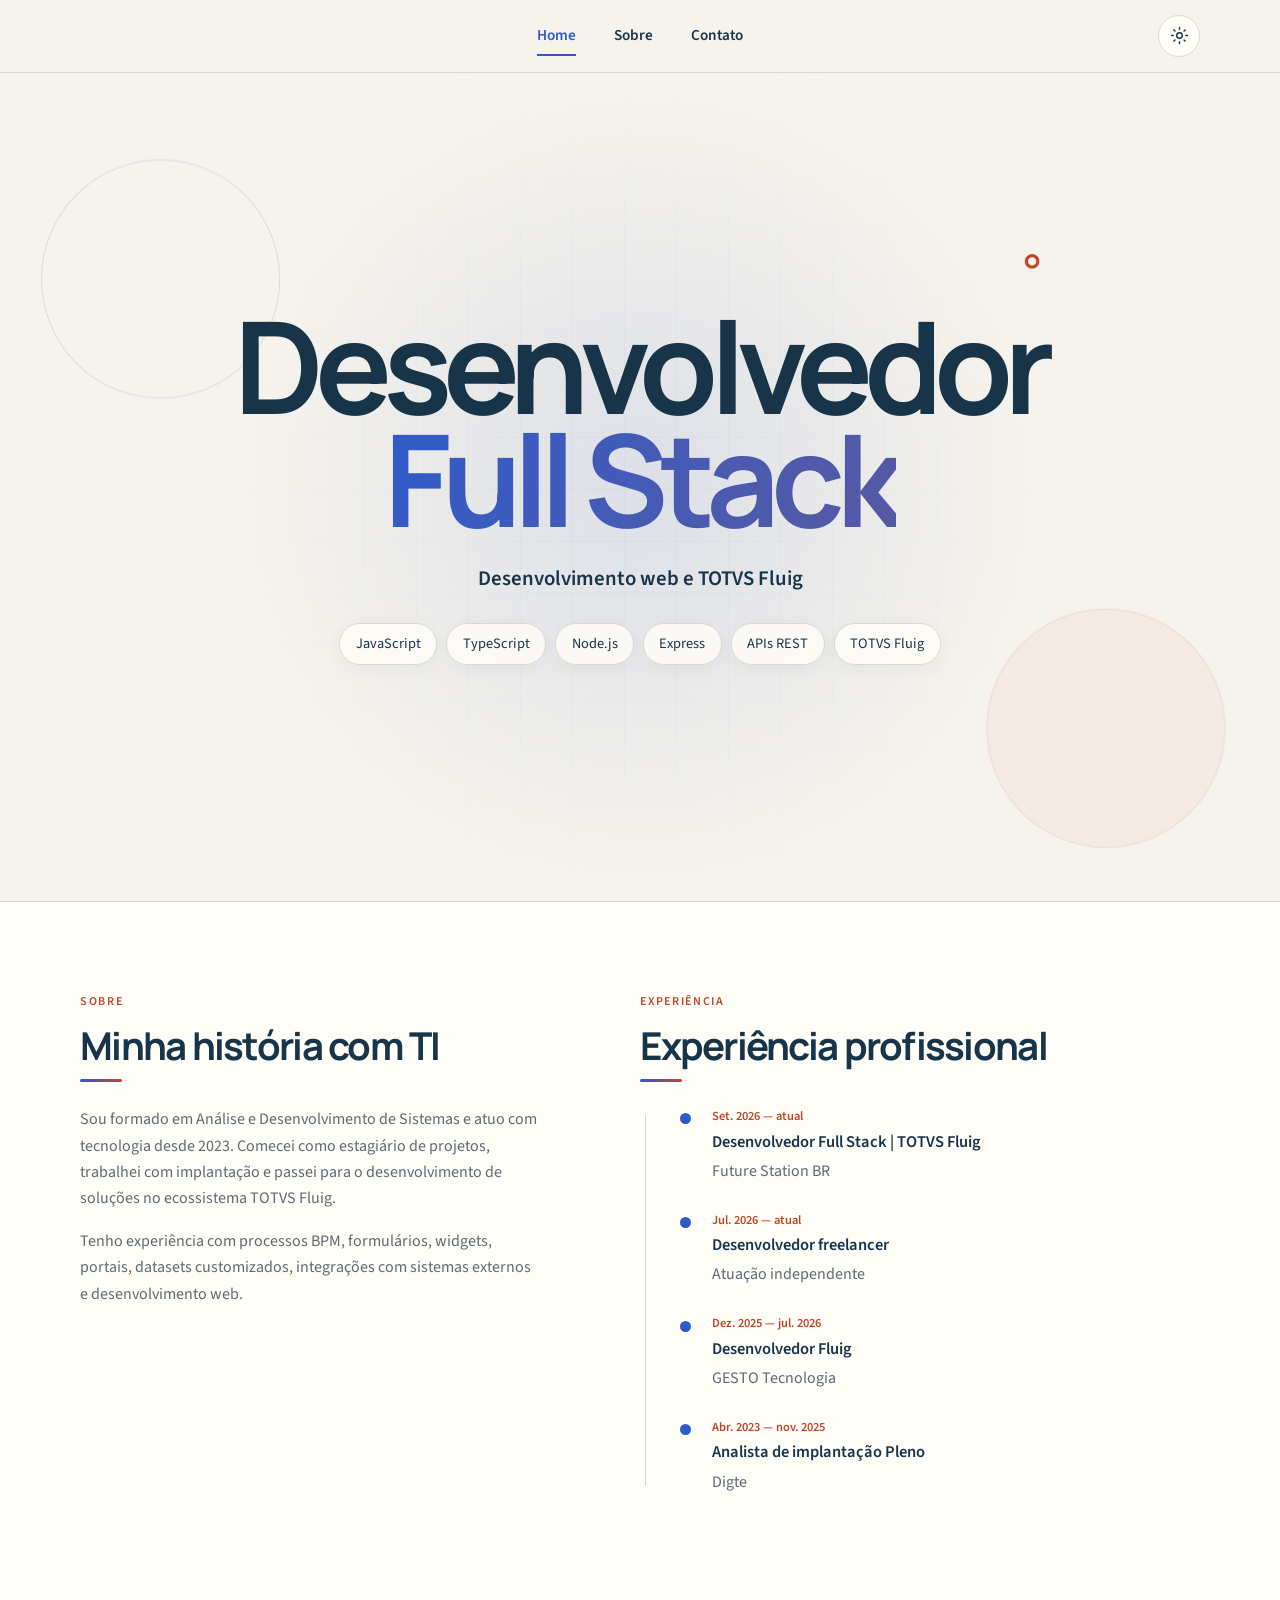
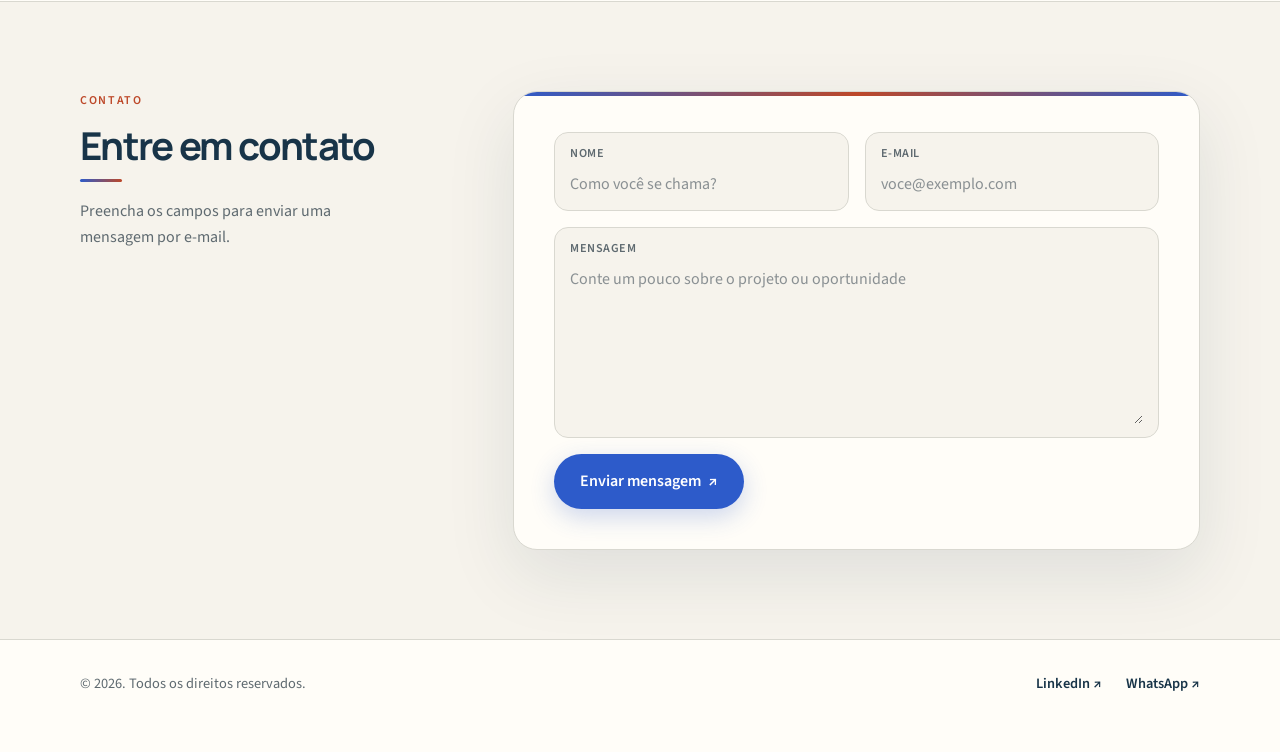
<file: index.html>
<!doctype html>
<html lang="pt-BR">
  <head>
    <meta charset="UTF-8" />
    <meta name="viewport" content="width=device-width, initial-scale=1" />
    <meta
      name="description"
      content="Portfólio de Desenvolvedor Full Stack com atuação em desenvolvimento web e TOTVS Fluig."
    />
    <meta name="theme-color" content="#f6f3ec" />
    <title>Portfólio</title>
    <link rel="icon" href="assets/icones/favicon.svg" type="image/svg+xml" />
    <script>
      (function () {
        document.documentElement.classList.add("js");

        if (/Android/i.test(navigator.userAgent)) {
          document.documentElement.classList.add("android");
        }

        try {
          var temaSalvo = localStorage.getItem("tema");
          var prefereEscuro = window.matchMedia(
            "(prefers-color-scheme: dark)",
          ).matches;
          if (temaSalvo === "escuro" || (!temaSalvo && prefereEscuro)) {
            document.documentElement.dataset.tema = "escuro";
          }
        } catch (erro) {
          /* O site continua funcional quando o armazenamento é bloqueado. */
        }
      })();
    </script>
    <link rel="stylesheet" href="css/reset.css" />
    <link rel="stylesheet" href="css/variaveis.css" />
    <link rel="stylesheet" href="css/global.css" />
    <link rel="stylesheet" href="css/componentes.css" />
    <link rel="stylesheet" href="css/responsivo.css" />
    <script src="js/principal.js" defer></script>
  </head>
  <body id="topo">
    <a class="pular-conteudo" href="#conteudo">Pular para o conteúdo</a>

    <header class="cabecalho">
      <div class="container barra-navegacao">
        <div class="acoes-navegacao">
          <nav class="navegacao" aria-label="Navegação principal">
            <a href="#home">Home</a>
            <a href="#sobre">Sobre</a>
            <a href="#contato">Contato</a>
          </nav>
          <button
            id="alternar-tema"
            class="alternar-tema"
            type="button"
            aria-label="Ativar modo escuro"
            aria-pressed="false"
          >
            <svg class="icone-sol" viewBox="0 0 24 24" aria-hidden="true">
              <circle cx="12" cy="12" r="3.5"></circle>
              <path d="M12 2v2M12 20v2M4.9 4.9l1.4 1.4M17.7 17.7l1.4 1.4M2 12h2M20 12h2M4.9 19.1l1.4-1.4M17.7 6.3l1.4-1.4"></path>
            </svg>
            <svg class="icone-lua" viewBox="0 0 24 24" aria-hidden="true">
              <path d="M20.2 15.2A8.5 8.5 0 0 1 8.8 3.8a8.5 8.5 0 1 0 11.4 11.4Z"></path>
            </svg>
          </button>
        </div>
      </div>
    </header>

    <main id="conteudo">
      <section id="home" class="hero" aria-labelledby="titulo-principal">
        <div class="hero-efeitos" aria-hidden="true">
          <span class="orbita orbita-um"></span>
          <span class="orbita orbita-dois"></span>
          <span class="anel"></span>
        </div>
        <div class="container hero-conteudo">
            <h1 id="titulo-principal">
              Desenvolvedor<br /><span>Full Stack</span>
            </h1>
            <p class="especialidade">Desenvolvimento web e TOTVS Fluig</p>
            <ul class="tecnologias" aria-label="Tecnologias principais">
              <li>JavaScript</li>
              <li>TypeScript</li>
              <li>Node.js</li>
              <li>Express</li>
              <li>APIs REST</li>
              <li>TOTVS Fluig</li>
            </ul>
        </div>
      </section>

      <section id="sobre" class="secao sobre" aria-labelledby="titulo-sobre">
        <div class="container sobre-grade">
          <article class="historia revelar">
            <p class="rotulo">Sobre</p>
            <h2 id="titulo-sobre">Minha história com TI</h2>
            <p>
              Sou formado em Análise e Desenvolvimento de Sistemas e atuo com
              tecnologia desde 2023. Comecei como estagiário de projetos,
              trabalhei com implantação e passei para o desenvolvimento de
              soluções no ecossistema TOTVS Fluig.
            </p>
            <p>
              Tenho experiência com processos BPM, formulários, widgets,
              portais, datasets customizados, integrações com sistemas externos
              e desenvolvimento web.
            </p>
          </article>

          <div class="experiencias revelar" aria-labelledby="titulo-experiencias">
            <p class="rotulo">Experiência</p>
            <h2 id="titulo-experiencias">Experiência profissional</h2>
            <ol class="linha-tempo">
              <li>
                <span class="periodo">Set. 2026 — atual</span
                ><strong>Desenvolvedor Full Stack | TOTVS Fluig</strong
                ><span>Future Station BR</span>
              </li>
              <li>
                <span class="periodo">Jul. 2026 — atual</span
                ><strong>Desenvolvedor freelancer</strong
                ><span>Atuação independente</span>
              </li>
              <li>
                <span class="periodo">Dez. 2025 — jul. 2026</span
                ><strong>Desenvolvedor Fluig</strong
                ><span>GESTO Tecnologia</span>
              </li>
              <li>
                <span class="periodo">Abr. 2023 — nov. 2025</span
                ><strong>Analista de implantação Pleno</strong
                ><span>Digte</span>
              </li>
            </ol>
          </div>
        </div>
      </section>

      <section
        id="contato"
        class="secao contato"
        aria-labelledby="titulo-contato"
      >
        <div class="container contato-grade">
          <div class="contato-cabecalho revelar">
            <p class="rotulo">Contato</p>
            <h2 id="titulo-contato">Entre em contato</h2>
            <p>Preencha os campos para enviar uma mensagem por e-mail.</p>
          </div>

          <form
            id="formulario-contato"
            class="formulario revelar"
            action="mailto:emanuellmarinho.dev@gmail.com"
            method="post"
            enctype="text/plain"
          >
            <div class="campo-duplo">
              <div class="campo">
                <label for="nome">Nome</label
                ><input
                  id="nome"
                  name="nome"
                  type="text"
                  autocomplete="name"
                  placeholder="Como você se chama?"
                  required
                />
              </div>
              <div class="campo">
                <label for="email">E-mail</label
                ><input
                  id="email"
                  name="email"
                  type="email"
                  autocomplete="email"
                  placeholder="voce@exemplo.com"
                  required
                />
              </div>
            </div>
            <div class="campo">
              <label for="mensagem">Mensagem</label
              ><textarea
                id="mensagem"
                name="mensagem"
                rows="6"
                placeholder="Conte um pouco sobre o projeto ou oportunidade"
                required
              ></textarea>
            </div>
            <div class="formulario-rodape">
              <button type="submit">
                Enviar mensagem <span aria-hidden="true">↗</span>
              </button>
            </div>
          </form>
        </div>
      </section>
    </main>

    <footer class="rodape">
      <div class="container rodape-conteudo">
        <p class="direitos">© 2026. Todos os direitos reservados.</p>
        <nav class="redes" aria-label="Redes sociais">
          <a
            href="https://www.linkedin.com/in/emanuel-marinho"
            target="_blank"
            rel="noopener noreferrer"
            >LinkedIn <span aria-hidden="true">↗</span
            ><span class="somente-leitor"> (abre em nova aba)</span></a
          >
          <a
            href="https://wa.me/5587981223752"
            target="_blank"
            rel="noopener noreferrer"
            >WhatsApp <span aria-hidden="true">↗</span
            ><span class="somente-leitor"> (abre em nova aba)</span></a
          >
        </nav>
      </div>
    </footer>
  </body>
</html>
</file>
<file: css/variaveis.css>
:root {
  color-scheme: light;
  --fundo: #f6f3ec;
  --superficie: #fffdf8;
  --texto: #183448;
  --texto-secundario: #5f6a70;
  --azul: #2d5bca;
  --azul-claro: #dce6fa;
  --terracota: #bd4829;
  --linha: #d9d8d0;
  --fonte: "Source Sans 3", "Segoe UI", sans-serif;
  --fonte-titulo: "Manrope", "Segoe UI", sans-serif;
  --largura: 1120px;
  --sombra: 0 24px 70px rgba(24, 52, 72, 0.1);
  --curva-saida: cubic-bezier(0.22, 1, 0.36, 1);
  --curva-mola: cubic-bezier(0.34, 1.56, 0.64, 1);
}

@supports (transition-timing-function: linear(0, 1)) {
  :root {
    --curva-mola: linear(
      0,
      0.14 4.4%,
      0.72 12.9%,
      0.94 16.7%,
      1.07 21.5%,
      1.11 26%,
      1.08 30.1%,
      0.99 37.3%,
      0.98 43.4%,
      1 60.6%,
      1
    );
  }
}

html[data-tema="escuro"] {
  color-scheme: dark;
  --fundo: #0b1219;
  --superficie: #111c26;
  --texto: #edf4f8;
  --texto-secundario: #aab8c2;
  --azul: #82a4ff;
  --azul-claro: #1b2d52;
  --terracota: #ff8b69;
  --linha: #2a3945;
  --sombra: 0 24px 70px rgba(0, 0, 0, 0.32);
}
</file>
<file: css/global.css>
@font-face {
  font-family: "Manrope";
  src: url("../assets/fontes/manrope-700.ttf") format("truetype");
  font-weight: 700;
  font-display: swap;
}
@font-face {
  font-family: "Source Sans 3";
  src: url("../assets/fontes/source-sans-3-400.ttf") format("truetype");
  font-weight: 400;
  font-display: swap;
}
@font-face {
  font-family: "Source Sans 3";
  src: url("../assets/fontes/source-sans-3-600.ttf") format("truetype");
  font-weight: 600;
  font-display: swap;
}
html {
  scroll-behavior: smooth;
  scroll-padding-top: 5rem;
  background: var(--fundo);
}
body {
  background: var(--fundo);
  color: var(--texto);
  font-family: var(--fonte);
  font-size: 1rem;
  line-height: 1.65;
  -webkit-font-smoothing: antialiased;
  transition:
    background-color 0.45s ease,
    color 0.45s ease;
}
a {
  color: inherit;
  text-decoration: none;
}
a,
button {
  touch-action: manipulation;
}
a,
button,
input,
textarea {
  transition:
    color 0.25s ease,
    background-color 0.25s ease,
    border-color 0.25s ease,
    box-shadow 0.25s ease,
    transform 0.25s ease;
}
h1,
h2 {
  font-family: var(--fonte-titulo);
  line-height: 1.08;
  letter-spacing: -0.045em;
  text-wrap: balance;
}
h2 {
  font-size: clamp(1.8rem, 3vw, 2.6rem);
}
p {
  color: var(--texto-secundario);
}
:focus-visible {
  outline: 3px solid var(--azul);
  outline-offset: 5px;
}
::selection {
  background: var(--azul-claro);
  color: var(--texto);
}
.container {
  width: min(var(--largura), calc(100% - 3rem));
  margin-inline: auto;
}
.secao {
  padding-block: clamp(4rem, 7vw, 6.5rem);
}
.rotulo {
  color: var(--terracota);
  font-size: 0.75rem;
  font-weight: 600;
  letter-spacing: 0.14em;
  text-transform: uppercase;
  margin-bottom: 0.85rem;
}
.somente-leitor {
  position: absolute;
  width: 1px;
  height: 1px;
  padding: 0;
  margin: -1px;
  overflow: hidden;
  clip-path: inset(50%);
  white-space: nowrap;
}
.pular-conteudo {
  position: fixed;
  top: 0.75rem;
  left: 0.75rem;
  z-index: 30;
  padding: 0.75rem 1rem;
  background: var(--texto);
  color: #fff;
  transform: translateY(-200%);
}
.pular-conteudo:focus {
  transform: translateY(0);
}
a,
button {
  -webkit-tap-highlight-color: transparent;
}
.js .revelar:not(.visivel) {
  opacity: 0;
}
.js .revelar.visivel {
  animation: revelar 0.8s var(--curva-saida) var(--atraso, 0s) backwards;
}
@keyframes revelar {
  from {
    opacity: 0;
    transform: translate3d(0, 28px, 0) scale(0.985);
  }
}
::view-transition-old(root),
::view-transition-new(root) {
  animation: none;
  mix-blend-mode: normal;
}
::view-transition-old(root) {
  z-index: 1;
}
::view-transition-new(root) {
  z-index: 9999;
}
</file>
<file: css/componentes.css>
.cabecalho {
  position: sticky;
  top: 0;
  z-index: 10;
  background: color-mix(in srgb, var(--fundo) 86%, transparent);
  border-bottom: 1px solid var(--linha);
  -webkit-backdrop-filter: blur(16px);
  backdrop-filter: blur(16px);
  transition: background-color 0.45s ease, border-color 0.45s ease, box-shadow 0.45s ease;
}
.cabecalho.rolagem {
  box-shadow: 0 10px 36px color-mix(in srgb, var(--texto) 9%, transparent);
}
.barra-navegacao {
  min-height: 72px;
  display: flex;
  align-items: center;
  justify-content: center;
}
.acoes-navegacao,
.navegacao {
  display: flex;
  align-items: center;
}
.acoes-navegacao {
  position: relative;
  width: 100%;
  justify-content: center;
  gap: clamp(1rem, 3vw, 2rem);
}
.navegacao {
  gap: clamp(1.1rem, 3vw, 2.4rem);
  font-size: 0.95rem;
  font-weight: 600;
}
.navegacao a {
  position: relative;
  padding-block: 0.7rem;
}
.navegacao a::after {
  content: "";
  position: absolute;
  right: 0;
  bottom: 0.25rem;
  left: 0;
  height: 2px;
  background: currentColor;
  transform: scaleX(0);
  transform-origin: right;
  transition: transform 0.3s ease;
}
.navegacao a:hover,
.navegacao a[aria-current="location"] {
  color: var(--azul);
}
.navegacao a:hover::after,
.navegacao a[aria-current="location"]::after {
  transform: scaleX(1);
  transform-origin: left;
}
.alternar-tema {
  position: absolute;
  right: 0;
  display: grid;
  place-items: center;
  width: 42px;
  height: 42px;
  overflow: hidden;
  border: 1px solid var(--linha);
  border-radius: 50%;
  background: var(--superficie);
  color: var(--texto);
  cursor: pointer;
}
.alternar-tema:hover {
  border-color: var(--azul);
  color: var(--azul);
  transform: rotate(8deg) scale(1.06);
  box-shadow: 0 8px 24px color-mix(in srgb, var(--azul) 16%, transparent);
}
.alternar-tema::after {
  content: "";
  position: absolute;
  inset: -35%;
  border-radius: 50%;
  background: color-mix(in srgb, var(--azul) 30%, transparent);
  transform: scale(0);
  opacity: 0;
}
.alternar-tema.tema-clicado::after {
  animation: clique-tema 0.55s ease-out;
}
.alternar-tema svg {
  position: absolute;
  width: 19px;
  height: 19px;
  fill: none;
  stroke: currentColor;
  stroke-width: 1.8;
  stroke-linecap: round;
  stroke-linejoin: round;
  transition: transform 0.55s var(--curva-mola), opacity 0.3s ease;
}
.icone-lua {
  opacity: 0;
  transform: rotate(-90deg) scale(0.6);
}
html[data-tema="escuro"] .icone-sol {
  opacity: 0;
  transform: rotate(90deg) scale(0.6);
}
html[data-tema="escuro"] .icone-lua {
  opacity: 1;
  transform: rotate(0) scale(1);
}
.hero {
  --movimento-x: 0px;
  --movimento-y: 0px;
  position: relative;
  min-height: calc(100svh - 72px);
  display: grid;
  align-items: center;
  overflow: hidden;
  isolation: isolate;
  padding-block: clamp(4.5rem, 9vw, 8rem);
}
.hero::before {
  content: "";
  position: absolute;
  inset: 0;
  z-index: -2;
  background-image:
    linear-gradient(color-mix(in srgb, var(--azul) 8%, transparent) 1px, transparent 1px),
    linear-gradient(90deg, color-mix(in srgb, var(--azul) 8%, transparent) 1px, transparent 1px);
  background-size: 52px 52px;
  -webkit-mask-image: radial-gradient(circle at center, #000, transparent 72%);
  mask-image: radial-gradient(circle at center, #000, transparent 72%);
  opacity: 0.55;
}
.hero::after {
  content: "";
  position: absolute;
  z-index: -1;
  width: min(70vw, 850px);
  aspect-ratio: 1;
  left: 50%;
  top: 50%;
  border-radius: 50%;
  background: radial-gradient(circle, color-mix(in srgb, var(--azul) 13%, transparent), transparent 66%);
  transform: translate(-50%, -50%);
  pointer-events: none;
}
.hero-conteudo {
  position: relative;
  z-index: 2;
  max-width: 980px;
  text-align: center;
}
.hero h1 {
  font-size: clamp(4.5rem, 10vw, 8.8rem);
  line-height: 0.88;
  letter-spacing: -0.07em;
  animation: entrada-hero 0.85s var(--curva-saida) both 0.08s;
}
.hero h1 span {
  color: var(--azul);
  background: linear-gradient(115deg, var(--azul), color-mix(in srgb, var(--azul) 55%, var(--terracota)));
  background-clip: text;
  -webkit-background-clip: text;
  -webkit-text-fill-color: transparent;
  background-size: 180% 180%;
  animation: gradiente-titulo 7s ease-in-out infinite;
}
.especialidade {
  color: var(--texto);
  font-size: clamp(1.08rem, 2vw, 1.3rem);
  font-weight: 600;
  margin-top: 1.7rem;
  animation: entrada-hero 0.7s both 0.3s;
}
.tecnologias {
  display: flex;
  flex-wrap: wrap;
  justify-content: center;
  gap: 0.6rem;
  margin: 1.7rem auto 0;
  max-width: 42rem;
}
.tecnologias li {
  padding: 0.48rem 0.95rem;
  border: 1px solid var(--linha);
  border-radius: 100px;
  background: color-mix(in srgb, var(--superficie) 82%, transparent);
  box-shadow: 0 4px 18px color-mix(in srgb, var(--texto) 5%, transparent);
  font-size: 0.9rem;
  backdrop-filter: blur(8px);
  -webkit-backdrop-filter: blur(8px);
  transition: transform 0.35s var(--curva-mola), border-color 0.25s ease, box-shadow 0.25s ease;
  animation: entrada-chip 0.6s var(--curva-saida) backwards;
}
.tecnologias li:nth-child(1) { animation-delay: 0.38s; }
.tecnologias li:nth-child(2) { animation-delay: 0.44s; }
.tecnologias li:nth-child(3) { animation-delay: 0.5s; }
.tecnologias li:nth-child(4) { animation-delay: 0.56s; }
.tecnologias li:nth-child(5) { animation-delay: 0.62s; }
.tecnologias li:nth-child(6) { animation-delay: 0.68s; }
.tecnologias li:hover {
  border-color: var(--azul);
  transform: translateY(-5px);
  box-shadow: 0 10px 24px color-mix(in srgb, var(--azul) 17%, transparent);
}
.hero-efeitos,
.hero-efeitos span {
  position: absolute;
  pointer-events: none;
}
.hero-efeitos {
  inset: 0;
  z-index: 0;
  transform: translate3d(var(--movimento-x), var(--movimento-y), 0) scale(1.04);
  transition: transform 0.2s linear;
}
.orbita {
  width: clamp(140px, 18vw, 270px);
  aspect-ratio: 1;
  border-radius: 50%;
  opacity: 0.4;
  will-change: transform;
}
.orbita-um {
  top: 12%;
  left: 5%;
  border: 1px solid color-mix(in srgb, var(--azul) 40%, transparent);
  animation: flutuar 9s ease-in-out infinite;
}
.orbita-dois {
  right: 6%;
  bottom: 8%;
  background: color-mix(in srgb, var(--terracota) 10%, transparent);
  border: 1px solid color-mix(in srgb, var(--terracota) 34%, transparent);
  animation: flutuar 11s ease-in-out infinite reverse;
}
.anel {
  width: 14px;
  height: 14px;
  top: 23%;
  right: 20%;
  border: 3px solid var(--terracota);
  border-radius: 50%;
  will-change: transform, opacity;
  animation: pulsar 2.6s ease-in-out infinite;
}
.hero.pausado .orbita,
.hero.pausado .anel,
.hero.pausado h1 span,
.formulario.pausado::before {
  animation-play-state: paused;
}
.sobre {
  background: var(--superficie);
  border-block: 1px solid var(--linha);
  transition: background-color 0.45s ease, border-color 0.45s ease;
}
.sobre-grade {
  display: grid;
  grid-template-columns: minmax(0, 0.9fr) minmax(0, 1.1fr);
  gap: clamp(3rem, 8vw, 7rem);
}
.historia h2,
.experiencias h2 {
  position: relative;
  margin-bottom: 1.5rem;
}
.historia h2::after,
.experiencias h2::after,
.contato-cabecalho h2::after {
  content: "";
  display: block;
  width: 42px;
  height: 3px;
  margin-top: 0.8rem;
  border-radius: 100px;
  background: linear-gradient(90deg, var(--azul), var(--terracota));
  transform-origin: left;
}
.revelar.visivel h2::after {
  animation: linha-titulo 0.75s var(--curva-saida) calc(var(--atraso, 0s) + 0.25s) backwards;
}
.historia p + p {
  margin-top: 1rem;
}
.linha-tempo {
  position: relative;
  margin-top: 0.5rem;
}
.linha-tempo::before {
  content: "";
  position: absolute;
  top: 0.55rem;
  bottom: 0.55rem;
  left: 5px;
  width: 1px;
  background: var(--linha);
  transform-origin: top;
}
.experiencias.visivel .linha-tempo::before {
  animation: desenhar-linha 0.9s var(--curva-saida) calc(var(--atraso, 0s) + 0.1s) backwards;
}
.linha-tempo li {
  position: relative;
  display: grid;
  gap: 0.12rem;
  padding: 0 0 1.6rem 2rem;
  transition: transform 0.25s ease;
}
.js .experiencias.revelar:not(.visivel) .linha-tempo li {
  opacity: 0;
  transform: translateX(14px);
}
.experiencias.visivel .linha-tempo li {
  --passo: 0s;
  animation: entrada-item 0.55s var(--curva-saida) calc(var(--atraso, 0s) + 0.15s + var(--passo)) backwards;
}
.experiencias.visivel .linha-tempo li:nth-child(2) { --passo: 0.08s; }
.experiencias.visivel .linha-tempo li:nth-child(3) { --passo: 0.16s; }
.experiencias.visivel .linha-tempo li:nth-child(4) { --passo: 0.24s; }
.linha-tempo li:hover {
  transform: translateX(6px);
}
.linha-tempo li:last-child {
  padding-bottom: 0;
}
.linha-tempo li::before {
  content: "";
  position: absolute;
  top: 0.45rem;
  left: 0;
  width: 11px;
  height: 11px;
  border-radius: 50%;
  background: var(--azul);
  box-shadow: 0 0 0 5px var(--superficie);
  transition: transform 0.35s var(--curva-mola), box-shadow 0.45s ease;
}
.linha-tempo li:hover::before {
  transform: scale(1.35);
}
.linha-tempo strong {
  font-size: 1.03rem;
}
.linha-tempo span {
  color: var(--texto-secundario);
}
.linha-tempo .periodo {
  color: var(--terracota);
  font-size: 0.78rem;
  font-weight: 600;
}
.contato-grade {
  display: grid;
  grid-template-columns: minmax(0, 0.65fr) minmax(0, 1.35fr);
  gap: clamp(3rem, 8vw, 7rem);
  align-items: start;
}
.contato-cabecalho p:last-child {
  margin-top: 1rem;
  max-width: 20rem;
}
.formulario {
  position: relative;
  overflow: hidden;
  display: grid;
  gap: 1rem;
  padding: clamp(1.5rem, 4vw, 2.5rem);
  background: var(--superficie);
  border: 1px solid var(--linha);
  border-radius: 24px;
  box-shadow: var(--sombra);
  transition: background-color 0.45s ease, border-color 0.45s ease, box-shadow 0.45s ease;
}
.formulario::before {
  content: "";
  position: absolute;
  top: 0;
  left: 0;
  width: 200%;
  height: 4px;
  background: linear-gradient(90deg, var(--azul), var(--terracota), var(--azul), var(--terracota), var(--azul));
  will-change: transform;
  animation: faixa-formulario 6s linear infinite;
}
.campo-duplo {
  display: grid;
  grid-template-columns: 1fr 1fr;
  gap: 1rem;
}
.campo {
  display: grid;
  gap: 0.2rem;
  padding: 0.7rem 0.95rem 0.8rem;
  border: 1px solid var(--linha);
  border-radius: 14px;
  background: var(--fundo);
  transition:
    border-color 0.25s ease,
    box-shadow 0.25s ease,
    transform 0.25s ease;
}
.campo:focus-within {
  border-color: var(--azul);
  box-shadow: 0 10px 28px color-mix(in srgb, var(--azul) 11%, transparent);
  transform: translateY(-2px);
}
.campo label {
  color: var(--texto-secundario);
  font-size: 0.76rem;
  font-weight: 600;
  letter-spacing: 0.04em;
  text-transform: uppercase;
}
.campo:focus-within label {
  color: var(--azul);
}
.campo input,
.campo textarea {
  width: 100%;
  border: 0;
  border-radius: 0;
  outline: 0;
  background: transparent;
  color: var(--texto);
  font: inherit;
  padding: 0.2rem 0 0;
}
.campo input::placeholder,
.campo textarea::placeholder {
  color: color-mix(in srgb, var(--texto-secundario) 72%, transparent);
}
.campo textarea {
  resize: vertical;
  min-height: 9rem;
}
.campo input:focus,
.campo textarea:focus {
  outline: 0;
}
.formulario-rodape {
  display: flex;
  align-items: center;
  gap: 1.2rem;
}
.formulario button {
  border: 0;
  border-radius: 100px;
  background: var(--azul);
  color: #fff;
  font: inherit;
  font-weight: 600;
  min-width: 190px;
  padding: 0.9rem 1.4rem;
  cursor: pointer;
  box-shadow: 0 8px 24px color-mix(in srgb, var(--azul) 24%, transparent);
}
.formulario button span {
  display: inline-block;
  margin-left: 0.25rem;
  transition: transform 0.35s var(--curva-mola);
}
.formulario button:hover {
  filter: brightness(0.94);
  transform: translateY(-3px);
}
.formulario button:hover span {
  transform: translate(3px, -3px);
}
.formulario.visivel .campo,
.formulario.visivel .formulario-rodape {
  --passo: 0s;
  animation: entrada-campo 0.55s var(--curva-saida) calc(var(--atraso, 0s) + 0.12s + var(--passo)) backwards;
}
.formulario.visivel .campo-duplo .campo:nth-child(2) { --passo: 0.07s; }
.formulario.visivel > .campo { --passo: 0.14s; }
.formulario.visivel .formulario-rodape { --passo: 0.21s; }
.rodape {
  border-top: 1px solid var(--linha);
  padding: 2rem 0 calc(3.5rem + env(safe-area-inset-bottom));
  background: var(--superficie);
  transition: background-color 0.45s ease, border-color 0.45s ease;
}
.rodape-conteudo,
.redes {
  display: flex;
  align-items: center;
  justify-content: space-between;
  gap: 1.5rem;
}
.rodape-conteudo {
  justify-content: space-between;
}
.direitos {
  margin: 0;
  font-size: 0.9rem;
}
.redes a {
  color: var(--texto);
  font-size: 0.9rem;
  font-weight: 600;
}
.redes a:hover {
  color: var(--azul);
  text-decoration: underline;
  text-underline-offset: 0.28rem;
}
@media (hover: hover) and (pointer: fine) {
  .hero h1 {
    transition: filter 0.35s ease, letter-spacing 0.35s ease;
  }
  .hero h1:hover {
    letter-spacing: -0.065em;
    filter: drop-shadow(0 14px 24px color-mix(in srgb, var(--azul) 14%, transparent));
  }
  .especialidade {
    transition: color 0.25s ease, letter-spacing 0.25s ease;
  }
  .especialidade:hover {
    color: var(--azul);
    letter-spacing: 0.012em;
  }
  .js .historia.revelar.visivel:hover,
  .js .experiencias.revelar.visivel:hover,
  .js .contato-cabecalho.revelar.visivel:hover {
    transform: translateY(-5px);
  }
  .js .historia.revelar.visivel,
  .js .experiencias.revelar.visivel,
  .js .contato-cabecalho.revelar.visivel {
    transition: transform 0.4s var(--curva-mola);
  }
  .historia h2::after,
  .experiencias h2::after,
  .contato-cabecalho h2::after {
    transition: width 0.3s ease;
  }
  .historia:hover h2::after,
  .experiencias:hover h2::after,
  .contato-cabecalho:hover h2::after {
    width: 72px;
  }
  .historia p {
    transition: color 0.25s ease;
  }
  .historia:hover p {
    color: color-mix(in srgb, var(--texto) 78%, var(--texto-secundario));
  }
  .js .formulario.revelar.visivel:hover {
    transform: translateY(-6px);
    border-color: color-mix(in srgb, var(--azul) 55%, var(--linha));
    box-shadow: 0 32px 82px color-mix(in srgb, var(--azul) 14%, transparent);
  }
  .js .formulario.revelar.visivel {
    transition:
      transform 0.4s var(--curva-mola),
      background-color 0.45s ease,
      border-color 0.3s ease,
      box-shadow 0.3s ease;
  }
  .campo:hover {
    border-color: color-mix(in srgb, var(--azul) 45%, var(--linha));
    transform: translateY(-2px);
  }
  .direitos {
    transition: color 0.25s ease;
  }
  .direitos:hover {
    color: var(--texto);
  }
  .redes a span[aria-hidden="true"] {
    display: inline-block;
    transition: transform 0.25s ease;
  }
  .redes a:hover span[aria-hidden="true"] {
    transform: translate(3px, -3px);
  }
}
@keyframes entrada-hero {
  from { opacity: 0; transform: translateY(24px); }
  to { opacity: 1; transform: translateY(0); }
}
@keyframes entrada-chip {
  from { opacity: 0; transform: translateY(18px) scale(0.94); }
  to { opacity: 1; transform: translateY(0) scale(1); }
}
@keyframes entrada-item {
  from { opacity: 0; transform: translateX(14px); }
  to { opacity: 1; transform: translateX(0); }
}
@keyframes entrada-campo {
  from { opacity: 0; transform: translateY(12px); }
  to { opacity: 1; transform: translateY(0); }
}
@keyframes linha-titulo {
  from { transform: scaleX(0); }
  to { transform: scaleX(1); }
}
@keyframes gradiente-titulo {
  0%, 100% { background-position: 0% 50%; }
  50% { background-position: 100% 50%; }
}
@keyframes desenhar-linha {
  from { transform: scaleY(0); }
  to { transform: scaleY(1); }
}
@keyframes faixa-formulario {
  from { transform: translate3d(0, 0, 0); }
  to { transform: translate3d(-50%, 0, 0); }
}
@keyframes saida-hero {
  to { opacity: 0.15; transform: translate3d(0, -56px, 0) scale(0.96); }
}
@keyframes flutuar {
  0%, 100% { transform: translate3d(0, 0, 0) rotate(0); }
  50% { transform: translate3d(18px, -20px, 0) rotate(10deg); }
}
@keyframes pulsar {
  0%, 100% { transform: scale(1); opacity: 0.65; }
  50% { transform: scale(1.65); opacity: 0.2; }
}
@keyframes clique-tema {
  0% { opacity: 0.65; transform: scale(0); }
  100% { opacity: 0; transform: scale(1); }
}
</file>
<file: css/responsivo.css>
@media (max-width: 820px) {
  .hero {
    min-height: auto;
  }
  .sobre-grade,
  .contato-grade {
    grid-template-columns: 1fr;
  }
  .sobre-grade,
  .contato-grade {
    gap: 3rem;
  }
}
@media (max-width: 520px) {
  .container {
    width: calc(100% - 2rem);
  }
  .barra-navegacao {
    min-height: 64px;
  }
  .navegacao {
    gap: 0.65rem;
    font-size: 0.82rem;
  }
  .navegacao a {
    padding-inline: 0.1rem;
  }
  .hero {
    padding-block: 3.5rem;
  }
  .hero h1 {
    font-size: clamp(2.45rem, 12.5vw, 4.8rem);
    letter-spacing: -0.065em;
  }
  .especialidade {
    font-size: 1.08rem;
  }
  .tecnologias li {
    font-size: 0.84rem;
  }
  .acoes-navegacao {
    justify-content: flex-start;
  }
  .alternar-tema {
    width: 38px;
    height: 38px;
  }
  .campo-duplo {
    grid-template-columns: 1fr;
  }
  .formulario-rodape {
    align-items: flex-start;
    flex-direction: column;
  }
  .formulario button {
    width: 100%;
  }
  .redes {
    justify-content: flex-start;
    gap: 1.25rem;
  }
  .rodape-conteudo {
    align-items: flex-start;
    flex-direction: column;
    gap: 1rem;
  }
}
/* Toque (Android e iOS): resposta imediata ao pressionar, sem filtros caros. */
@media (hover: none) and (pointer: coarse) {
  .tecnologias li {
    background: color-mix(in srgb, var(--superficie) 94%, transparent);
    -webkit-backdrop-filter: none;
    backdrop-filter: none;
  }

  .alternar-tema,
  .tecnologias li,
  .formulario button,
  .redes a,
  .navegacao a {
    transition:
      color 0.25s ease,
      background-color 0.25s ease,
      border-color 0.25s ease,
      box-shadow 0.25s ease,
      transform 0.4s var(--curva-mola);
  }

  .alternar-tema:active {
    transform: scale(0.88);
  }

  .tecnologias li:active {
    border-color: var(--azul);
    transform: scale(0.95);
  }

  .formulario button:active {
    filter: brightness(0.94);
    transform: scale(0.97);
  }

  .navegacao a:active,
  .redes a:active {
    color: var(--azul);
    transform: scale(0.95);
  }

  .alternar-tema:active,
  .tecnologias li:active,
  .formulario button:active,
  .navegacao a:active,
  .redes a:active {
    transition-duration: 0.12s;
  }
}

/* Rolagem guiada pelo navegador: roda no compositor, sem listeners de scroll. */
@media (prefers-reduced-motion: no-preference) {
  @supports (animation-timeline: scroll()) {
    .hero-conteudo {
      animation: saida-hero linear both;
      animation-timeline: scroll(root);
      animation-range: 0 75vh;
    }
  }
}

/* Movimento reduzido (inclui "Remover animações" e economia de bateria no
   Android): sem deslocamentos nem loops, mas as entradas continuam em fade. */
@media (prefers-reduced-motion: reduce) {
  html {
    scroll-behavior: auto;
  }

  .orbita,
  .anel,
  .hero h1 span,
  .formulario::before {
    animation: none;
  }

  .hero-efeitos {
    transform: none;
  }

  @keyframes entrada-hero {
    from {
      opacity: 0;
    }
  }
  @keyframes entrada-chip {
    from {
      opacity: 0;
    }
  }
  @keyframes entrada-item {
    from {
      opacity: 0;
    }
  }
  @keyframes entrada-campo {
    from {
      opacity: 0;
    }
  }
  @keyframes revelar {
    from {
      opacity: 0;
    }
  }
  @keyframes desenhar-linha {
    from {
      opacity: 0;
    }
  }
  @keyframes linha-titulo {
    from {
      opacity: 0;
    }
  }
}

/* Mantém o movimento no Android sem os filtros que causam repinturas caras. */
@media (max-width: 820px) {
  html.android {
    scroll-behavior: auto;
  }

  html.android .cabecalho {
    background: color-mix(in srgb, var(--fundo) 97%, transparent);
    -webkit-backdrop-filter: none;
    backdrop-filter: none;
  }

  html.android .cabecalho.rolagem {
    box-shadow: 0 5px 18px rgb(15 42 60 / 8%);
  }

  html.android[data-tema="escuro"] .cabecalho.rolagem {
    box-shadow: 0 5px 18px rgb(0 0 0 / 18%);
  }

  html.android .hero {
    contain: paint;
  }

  html.android .hero::before {
    opacity: 0.14;
    -webkit-mask-image: none;
    mask-image: none;
  }

  html.android .hero h1 span {
    animation: none;
  }

  html.android .tecnologias li {
    box-shadow: 0 3px 10px rgb(15 42 60 / 7%);
    -webkit-backdrop-filter: none;
    backdrop-filter: none;
  }

  html.android .orbita {
    backface-visibility: hidden;
  }

  html.android .orbita-um {
    animation-duration: 12s;
  }

  html.android .orbita-dois {
    animation-duration: 14s;
  }

  html.android .anel {
    animation-duration: 3.2s;
    backface-visibility: hidden;
  }

  html.android .formulario {
    box-shadow: 0 14px 36px rgb(15 42 60 / 8%);
  }

  html.android[data-tema="escuro"] .formulario {
    box-shadow: 0 14px 36px rgb(0 0 0 / 20%);
  }
}
</file>
